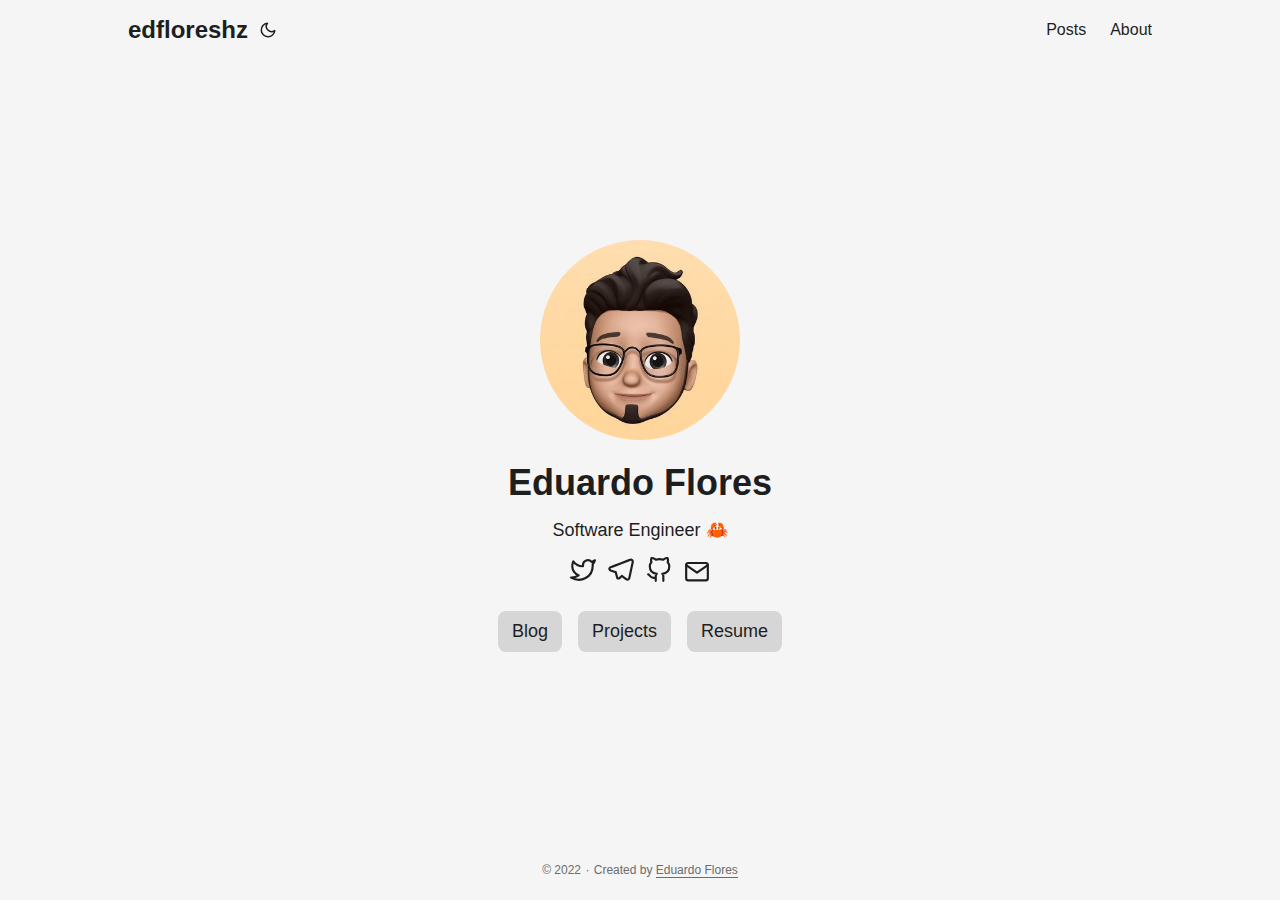
<file: index.html>
<!doctype html><html lang=en dir=auto><head><meta charset=utf-8><meta http-equiv=x-ua-compatible content="IE=edge"><meta name=viewport content="width=device-width,initial-scale=1,shrink-to-fit=no"><meta name=robots content="index, follow"><title>edfloreshz</title><meta name=description content="I write about my professional career 🦀"><meta name=author content><link rel=canonical href=https://edfloreshz.dev/><link crossorigin=anonymous href=/assets/css/stylesheet.min.c88963fe2d79462000fd0fb1b3737783c32855d340583e4523343f8735c787f0.css integrity="sha256-yIlj/i15RiAA/Q+xs3N3g8MoVdNAWD5FIzQ/hzXHh/A=" rel="preload stylesheet" as=style><link rel=preload href=images/profile/profile.jpg as=image><link rel=icon href=https://edfloreshz.dev/images/favicon/favicon.png><link rel=icon type=image/png sizes=16x16 href=https://edfloreshz.dev/images/favicon/favicon.png><link rel=icon type=image/png sizes=32x32 href=https://edfloreshz.dev/images/favicon/favicon.png><link rel=apple-touch-icon href=https://edfloreshz.dev/images/favicon/favicon.png><link rel=mask-icon href=https://edfloreshz.dev/images/favicon/favicon.png><meta name=theme-color content="#2e2e33"><meta name=msapplication-TileColor content="#2e2e33"><meta name=generator content="Hugo 0.100.0"><link rel=alternate type=application/rss+xml href=https://edfloreshz.dev/index.xml><link rel=alternate type=application/json href=https://edfloreshz.dev/index.json><noscript><style>#theme-toggle,.top-link{display:none}</style><style>@media(prefers-color-scheme:dark){:root{--theme:rgb(29, 30, 32);--entry:rgb(46, 46, 51);--primary:rgb(218, 218, 219);--secondary:rgb(155, 156, 157);--tertiary:rgb(65, 66, 68);--content:rgb(196, 196, 197);--hljs-bg:rgb(46, 46, 51);--code-bg:rgb(55, 56, 62);--border:rgb(51, 51, 51)}.list{background:var(--theme)}.list:not(.dark)::-webkit-scrollbar-track{background:0 0}.list:not(.dark)::-webkit-scrollbar-thumb{border-color:var(--theme)}}</style></noscript><meta property="og:title" content="edfloreshz"><meta property="og:description" content="I write about my professional career 🦀"><meta property="og:type" content="website"><meta property="og:url" content="https://edfloreshz.dev/"><meta name=twitter:card content="summary"><meta name=twitter:title content="edfloreshz"><meta name=twitter:description content="I write about my professional career 🦀"><script type=application/ld+json>{"@context":"https://schema.org","@type":"Organization","name":"edfloreshz","url":"https://edfloreshz.dev","description":"I write about my professional career 🦀","thumbnailUrl":"https://edfloreshz.dev/images/favicon/favicon.png","sameAs":["https://twitter.com/edfloreshz","https://t.me/edfloreshz","https://github.com/edfloreshz","mailto:edfloreshz@gmail.com"]}</script></head><body class=list id=top><script>localStorage.getItem("pref-theme")==="dark"?document.body.classList.add('dark'):localStorage.getItem("pref-theme")==="light"?document.body.classList.remove('dark'):window.matchMedia('(prefers-color-scheme: dark)').matches&&document.body.classList.add('dark')</script><header class=header><nav class=nav><div class=logo><a href=https://edfloreshz.dev accesskey=h title="edfloreshz (Alt + H)">edfloreshz</a>
<span class=logo-switches><button id=theme-toggle accesskey=t title="(Alt + T)"><svg id="moon" xmlns="http://www.w3.org/2000/svg" width="24" height="24" viewBox="0 0 24 24" fill="none" stroke="currentcolor" stroke-width="2" stroke-linecap="round" stroke-linejoin="round"><path d="M21 12.79A9 9 0 1111.21 3 7 7 0 0021 12.79z"/></svg><svg id="sun" xmlns="http://www.w3.org/2000/svg" width="24" height="24" viewBox="0 0 24 24" fill="none" stroke="currentcolor" stroke-width="2" stroke-linecap="round" stroke-linejoin="round"><circle cx="12" cy="12" r="5"/><line x1="12" y1="1" x2="12" y2="3"/><line x1="12" y1="21" x2="12" y2="23"/><line x1="4.22" y1="4.22" x2="5.64" y2="5.64"/><line x1="18.36" y1="18.36" x2="19.78" y2="19.78"/><line x1="1" y1="12" x2="3" y2="12"/><line x1="21" y1="12" x2="23" y2="12"/><line x1="4.22" y1="19.78" x2="5.64" y2="18.36"/><line x1="18.36" y1="5.64" x2="19.78" y2="4.22"/></svg></button></span></div><ul id=menu><li><a href=https://blog.edfloreshz.dev/articles title=Posts><span>Posts</span></a></li><li><a href=https://edfloreshz.dev/about/ title=About><span>About</span></a></li></ul></nav></header><main class=main><div class=profile><div class=profile_inner><img src=images/profile/profile.jpg alt=profile height=200 width=200><h1>Eduardo Flores</h1><span>Software Engineer 🦀</span><div class=social-icons><a href=https://twitter.com/edfloreshz target=_blank rel="noopener noreferrer me" title=Twitter><svg xmlns="http://www.w3.org/2000/svg" viewBox="0 0 24 24" fill="none" stroke="currentcolor" stroke-width="2" stroke-linecap="round" stroke-linejoin="round"><path d="M23 3a10.9 10.9.0 01-3.14 1.53 4.48 4.48.0 00-7.86 3v1A10.66 10.66.0 013 4s-4 9 5 13a11.64 11.64.0 01-7 2c9 5 20 0 20-11.5a4.5 4.5.0 00-.08-.83A7.72 7.72.0 0023 3z"/></svg></a><a href=https://t.me/edfloreshz target=_blank rel="noopener noreferrer me" title=Telegram><svg xmlns="http://www.w3.org/2000/svg" viewBox="0 0 24 24" fill="none" stroke="currentcolor" stroke-width="2" stroke-linecap="round" stroke-linejoin="round"><path d="M21.198 2.433a2.242 2.242.0 00-1.022.215l-8.609 3.33c-2.068.8-4.133 1.598-5.724 2.21a405.15 405.15.0 01-2.849 1.09c-.42.147-.99.332-1.473.901-.728.968.193 1.798.919 2.286 1.61.516 3.275 1.009 4.654 1.472.509 1.793.997 3.592 1.48 5.388.16.36.506.494.864.498l-.002.018s.281.028.555-.038a2.1 2.1.0 00.933-.517c.345-.324 1.28-1.244 1.811-1.764l3.999 2.952.032.018s.442.311 1.09.355c.324.022.75-.04 1.116-.308.37-.27.613-.702.728-1.196.342-1.492 2.61-12.285 2.997-14.072l-.01.042c.27-1.006.17-1.928-.455-2.474a1.654 1.654.0 00-1.034-.407z"/></svg></a><a href=https://github.com/edfloreshz target=_blank rel="noopener noreferrer me" title=Github><svg xmlns="http://www.w3.org/2000/svg" viewBox="0 0 24 24" fill="none" stroke="currentcolor" stroke-width="2" stroke-linecap="round" stroke-linejoin="round"><path d="M9 19c-5 1.5-5-2.5-7-3m14 6v-3.87a3.37 3.37.0 00-.94-2.61c3.14-.35 6.44-1.54 6.44-7A5.44 5.44.0 0020 4.77 5.07 5.07.0 0019.91 1S18.73.65 16 2.48a13.38 13.38.0 00-7 0C6.27.65 5.09 1 5.09 1A5.07 5.07.0 005 4.77 5.44 5.44.0 003.5 8.55c0 5.42 3.3 6.61 6.44 7A3.37 3.37.0 009 18.13V22"/></svg></a><a href=mailto:edfloreshz@gmail.com target=_blank rel="noopener noreferrer me" title=Email><svg xmlns="http://www.w3.org/2000/svg" viewBox="0 0 24 21" fill="none" stroke="currentcolor" stroke-width="2" stroke-linecap="round" stroke-linejoin="round"><path d="M4 4h16c1.1.0 2 .9 2 2v12c0 1.1-.9 2-2 2H4c-1.1.0-2-.9-2-2V6c0-1.1.9-2 2-2z"/><polyline points="22,6 12,13 2,6"/></svg></a></div><div class=buttons><a class=button href=https://blog.edfloreshz.dev rel=noopener title=Blog><span class=button-inner>Blog</span></a>
<a class=button href=/projects rel=noopener title=Projects><span class=button-inner>Projects</span></a>
<a class=button href=https://resume.edfloreshz.dev rel=noopener title=Resume><span class=button-inner>Resume</span></a></div></div></div></main><footer class=footer><span>&copy; 2022 <span>&#183;</span> Created by <a href=https://github.com/edfloreshz>Eduardo Flores</a></span></footer><a href=#top aria-label="go to top" title="Go to Top (Alt + G)" class=top-link id=top-link accesskey=g><svg xmlns="http://www.w3.org/2000/svg" viewBox="0 0 12 6" fill="currentcolor"><path d="M12 6H0l6-6z"/></svg></a><script>let menu=document.getElementById('menu');menu&&(menu.scrollLeft=localStorage.getItem("menu-scroll-position"),menu.onscroll=function(){localStorage.setItem("menu-scroll-position",menu.scrollLeft)}),document.querySelectorAll('a[href^="#"]').forEach(e=>{e.addEventListener("click",function(t){t.preventDefault();var e=this.getAttribute("href").substr(1);window.matchMedia('(prefers-reduced-motion: reduce)').matches?document.querySelector(`[id='${decodeURIComponent(e)}']`).scrollIntoView():document.querySelector(`[id='${decodeURIComponent(e)}']`).scrollIntoView({behavior:"smooth"}),e==="top"?history.replaceState(null,null," "):history.pushState(null,null,`#${e}`)})})</script><script>var mybutton=document.getElementById("top-link");window.onscroll=function(){document.body.scrollTop>800||document.documentElement.scrollTop>800?(mybutton.style.visibility="visible",mybutton.style.opacity="1"):(mybutton.style.visibility="hidden",mybutton.style.opacity="0")}</script><script>document.getElementById("theme-toggle").addEventListener("click",()=>{document.body.className.includes("dark")?(document.body.classList.remove('dark'),localStorage.setItem("pref-theme",'light')):(document.body.classList.add('dark'),localStorage.setItem("pref-theme",'dark'))})</script></body></html>
</file>
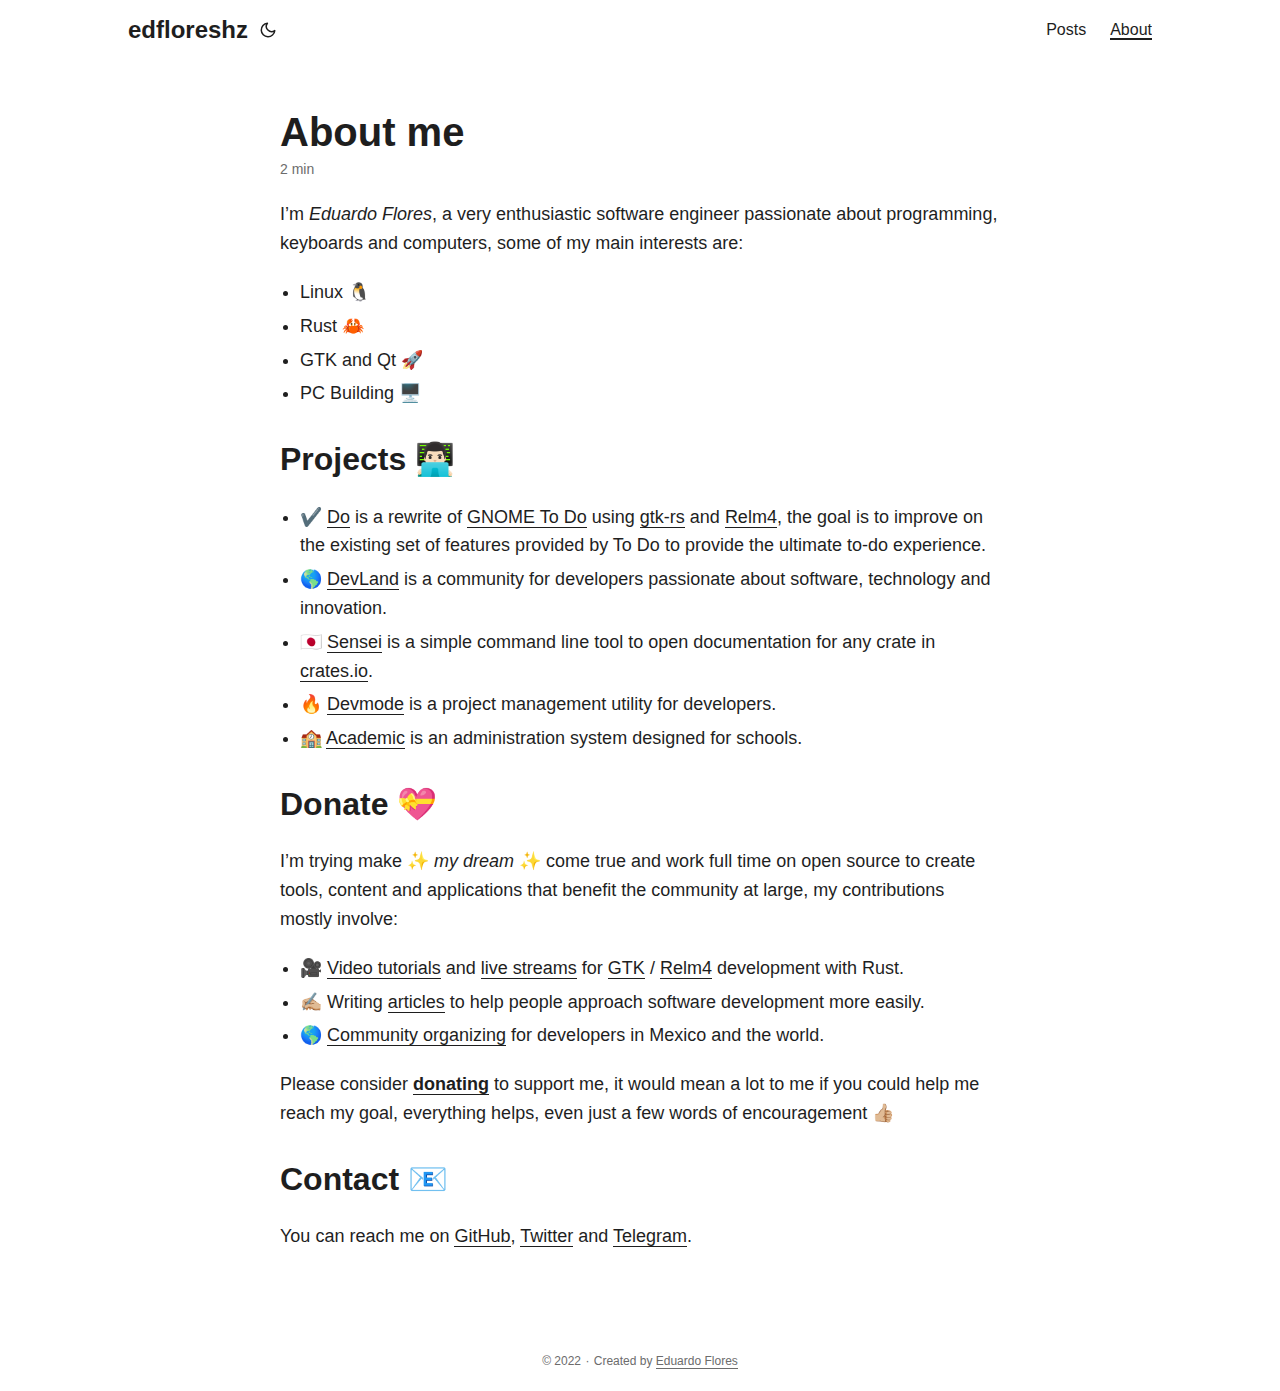
<file: about/index.html>
<!doctype html><html lang=en dir=auto><head><meta charset=utf-8><meta http-equiv=x-ua-compatible content="IE=edge"><meta name=viewport content="width=device-width,initial-scale=1,shrink-to-fit=no"><meta name=robots content="index, follow"><title>About me | edfloreshz</title><meta name=keywords content><meta name=description content="About me page"><meta name=author content><link rel=canonical href=https://edfloreshz.dev/about/><link crossorigin=anonymous href=/assets/css/stylesheet.min.c88963fe2d79462000fd0fb1b3737783c32855d340583e4523343f8735c787f0.css integrity="sha256-yIlj/i15RiAA/Q+xs3N3g8MoVdNAWD5FIzQ/hzXHh/A=" rel="preload stylesheet" as=style><script defer crossorigin=anonymous src=/assets/js/highlight.min.2840b7fccd34145847db71a290569594bdbdb00047097f75d6495d162f5d7dff.js integrity="sha256-KEC3/M00FFhH23GikFaVlL29sABHCX911kldFi9dff8=" onload=hljs.initHighlightingOnLoad()></script>
<link rel=icon href=https://edfloreshz.dev/images/favicon/favicon.png><link rel=icon type=image/png sizes=16x16 href=https://edfloreshz.dev/images/favicon/favicon.png><link rel=icon type=image/png sizes=32x32 href=https://edfloreshz.dev/images/favicon/favicon.png><link rel=apple-touch-icon href=https://edfloreshz.dev/images/favicon/favicon.png><link rel=mask-icon href=https://edfloreshz.dev/images/favicon/favicon.png><meta name=theme-color content="#2e2e33"><meta name=msapplication-TileColor content="#2e2e33"><meta name=generator content="Hugo 0.100.0"><noscript><style>#theme-toggle,.top-link{display:none}</style><style>@media(prefers-color-scheme:dark){:root{--theme:rgb(29, 30, 32);--entry:rgb(46, 46, 51);--primary:rgb(218, 218, 219);--secondary:rgb(155, 156, 157);--tertiary:rgb(65, 66, 68);--content:rgb(196, 196, 197);--hljs-bg:rgb(46, 46, 51);--code-bg:rgb(55, 56, 62);--border:rgb(51, 51, 51)}.list{background:var(--theme)}.list:not(.dark)::-webkit-scrollbar-track{background:0 0}.list:not(.dark)::-webkit-scrollbar-thumb{border-color:var(--theme)}}</style></noscript><meta property="og:title" content="About me"><meta property="og:description" content="About me page"><meta property="og:type" content="article"><meta property="og:url" content="https://edfloreshz.dev/about/"><meta property="article:section" content><meta name=twitter:card content="summary"><meta name=twitter:title content="About me"><meta name=twitter:description content="About me page"><script type=application/ld+json>{"@context":"https://schema.org","@type":"BreadcrumbList","itemListElement":[{"@type":"ListItem","position":2,"name":"About me","item":"https://edfloreshz.dev/about/"}]}</script><script type=application/ld+json>{"@context":"https://schema.org","@type":"BlogPosting","headline":"About me","name":"About me","description":"About me page","keywords":[],"articleBody":"I’m Eduardo Flores, a very enthusiastic software engineer passionate about programming, keyboards and computers, some of my main interests are:\nLinux 🐧 Rust 🦀 GTK and Qt 🚀 PC Building 🖥️ Projects 👨🏻‍💻 ✔️ Do is a rewrite of GNOME To Do using gtk-rs and Relm4, the goal is to improve on the existing set of features provided by To Do to provide the ultimate to-do experience. 🌎 DevLand is a community for developers passionate about software, technology and innovation. 🇯🇵 Sensei is a simple command line tool to open documentation for any crate in crates.io. 🔥 Devmode is a project management utility for developers. 🏫 Academic is an administration system designed for schools. Donate 💝 I’m trying make ✨ my dream ✨ come true and work full time on open source to create tools, content and applications that benefit the community at large, my contributions mostly involve:\n🎥 Video tutorials and live streams for GTK / Relm4 development with Rust. ✍🏼 Writing articles to help people approach software development more easily. 🌎 Community organizing for developers in Mexico and the world. Please consider donating to support me, it would mean a lot to me if you could help me reach my goal, everything helps, even just a few words of encouragement 👍🏼\nContact 📧 You can reach me on GitHub, Twitter and Telegram.\n","wordCount":"224","inLanguage":"en","datePublished":"0001-01-01T00:00:00Z","dateModified":"0001-01-01T00:00:00Z","mainEntityOfPage":{"@type":"WebPage","@id":"https://edfloreshz.dev/about/"},"publisher":{"@type":"Organization","name":"edfloreshz","logo":{"@type":"ImageObject","url":"https://edfloreshz.dev/images/favicon/favicon.png"}}}</script></head><body id=top><script>localStorage.getItem("pref-theme")==="dark"?document.body.classList.add('dark'):localStorage.getItem("pref-theme")==="light"?document.body.classList.remove('dark'):window.matchMedia('(prefers-color-scheme: dark)').matches&&document.body.classList.add('dark')</script><header class=header><nav class=nav><div class=logo><a href=https://edfloreshz.dev accesskey=h title="edfloreshz (Alt + H)">edfloreshz</a>
<span class=logo-switches><button id=theme-toggle accesskey=t title="(Alt + T)"><svg id="moon" xmlns="http://www.w3.org/2000/svg" width="24" height="24" viewBox="0 0 24 24" fill="none" stroke="currentcolor" stroke-width="2" stroke-linecap="round" stroke-linejoin="round"><path d="M21 12.79A9 9 0 1111.21 3 7 7 0 0021 12.79z"/></svg><svg id="sun" xmlns="http://www.w3.org/2000/svg" width="24" height="24" viewBox="0 0 24 24" fill="none" stroke="currentcolor" stroke-width="2" stroke-linecap="round" stroke-linejoin="round"><circle cx="12" cy="12" r="5"/><line x1="12" y1="1" x2="12" y2="3"/><line x1="12" y1="21" x2="12" y2="23"/><line x1="4.22" y1="4.22" x2="5.64" y2="5.64"/><line x1="18.36" y1="18.36" x2="19.78" y2="19.78"/><line x1="1" y1="12" x2="3" y2="12"/><line x1="21" y1="12" x2="23" y2="12"/><line x1="4.22" y1="19.78" x2="5.64" y2="18.36"/><line x1="18.36" y1="5.64" x2="19.78" y2="4.22"/></svg></button></span></div><ul id=menu><li><a href=https://blog.edfloreshz.dev/articles title=Posts><span>Posts</span></a></li><li><a href=https://edfloreshz.dev/about/ title=About><span class=active>About</span></a></li></ul></nav></header><main class=main><article class=post-single><header class=post-header><h1 class=post-title>About me</h1><div class=post-meta>2 min</div></header><div class=post-content><p>I&rsquo;m <em>Eduardo Flores</em>, a very enthusiastic software engineer passionate about programming, keyboards and computers, some of my main interests are:</p><ul><li>Linux 🐧</li><li>Rust 🦀</li><li>GTK and Qt 🚀</li><li>PC Building 🖥️</li></ul><h2 id=projects->Projects 👨🏻‍💻<a hidden class=anchor aria-hidden=true href=#projects->#</a></h2><ul><li>✔️ <a href=https://github.com/edfloreshz/do>Do</a> is a rewrite of <a href=https://flathub.org/apps/details/org.gnome.Todo>GNOME To Do</a> using <a href=https://gtk-rs.org/>gtk-rs</a> and <a href=https://relm4.org/>Relm4</a>, the goal is to improve on the existing set of features provided by To Do to provide the ultimate to-do experience.</li><li>🌎 <a href=https://devland.edfloreshz.dev/>DevLand</a> is a community for developers passionate about software, technology and innovation.</li><li>🇯🇵 <a href=https://sensei.edfloreshz.dev/>Sensei</a> is a simple command line tool to open documentation for any crate in <a href=https://crates.io>crates.io</a>.</li><li>🔥 <a href=https://github.com/edfloreshz/devmode/>Devmode</a> is a project management utility for developers.</li><li>🏫 <a href=https://github.com/edfloreshz/academic>Academic</a> is an administration system designed for schools.</li></ul><h2 id=donate->Donate 💝<a hidden class=anchor aria-hidden=true href=#donate->#</a></h2><p>I’m trying make ✨ <em>my dream</em> ✨ come true and work full time on open source to create tools, content and applications that benefit the community at large, my contributions mostly involve:</p><ul><li>🎥 <a href=https://www.youtube.com/channel/UCeGD_pFkPHeZ5R0s20XwgaQ>Video tutorials</a> and <a href=https://www.twitch.tv/edfloreshz>live streams</a> for <a href=https://gtk-rs.org/>GTK</a> / <a href=https://relm4.org/>Relm4</a> development with Rust.</li><li>✍🏼 Writing <a href=https://blog.edfloreshz.dev>articles</a> to help people approach software development more easily.</li><li>🌎 <a href=https://devland.edfloreshz.dev/>Community organizing</a> for developers in Mexico and the world.</li></ul><p>Please consider <a href=https://github.com/sponsors/edfloreshz><strong>donating</strong></a> to support me, it would mean a lot to me if you could help me reach my goal, everything helps, even just a few words of encouragement 👍🏼</p><h2 id=contact->Contact 📧<a hidden class=anchor aria-hidden=true href=#contact->#</a></h2><p>You can reach me on <a href=https://github.com/edfloreshz>GitHub</a>, <a href=https://twitter.com/edfloreshz>Twitter</a> and <a href=https://t.me/edfloreshz>Telegram</a>.</p></div><footer class=post-footer></footer></article></main><footer class=footer><span>&copy; 2022 <span>&#183;</span> Created by <a href=https://github.com/edfloreshz>Eduardo Flores</a></span></footer><a href=#top aria-label="go to top" title="Go to Top (Alt + G)" class=top-link id=top-link accesskey=g><svg xmlns="http://www.w3.org/2000/svg" viewBox="0 0 12 6" fill="currentcolor"><path d="M12 6H0l6-6z"/></svg></a><script>let menu=document.getElementById('menu');menu&&(menu.scrollLeft=localStorage.getItem("menu-scroll-position"),menu.onscroll=function(){localStorage.setItem("menu-scroll-position",menu.scrollLeft)}),document.querySelectorAll('a[href^="#"]').forEach(e=>{e.addEventListener("click",function(t){t.preventDefault();var e=this.getAttribute("href").substr(1);window.matchMedia('(prefers-reduced-motion: reduce)').matches?document.querySelector(`[id='${decodeURIComponent(e)}']`).scrollIntoView():document.querySelector(`[id='${decodeURIComponent(e)}']`).scrollIntoView({behavior:"smooth"}),e==="top"?history.replaceState(null,null," "):history.pushState(null,null,`#${e}`)})})</script><script>var mybutton=document.getElementById("top-link");window.onscroll=function(){document.body.scrollTop>800||document.documentElement.scrollTop>800?(mybutton.style.visibility="visible",mybutton.style.opacity="1"):(mybutton.style.visibility="hidden",mybutton.style.opacity="0")}</script><script>document.getElementById("theme-toggle").addEventListener("click",()=>{document.body.className.includes("dark")?(document.body.classList.remove('dark'),localStorage.setItem("pref-theme",'light')):(document.body.classList.add('dark'),localStorage.setItem("pref-theme",'dark'))})</script></body></html>
</file>
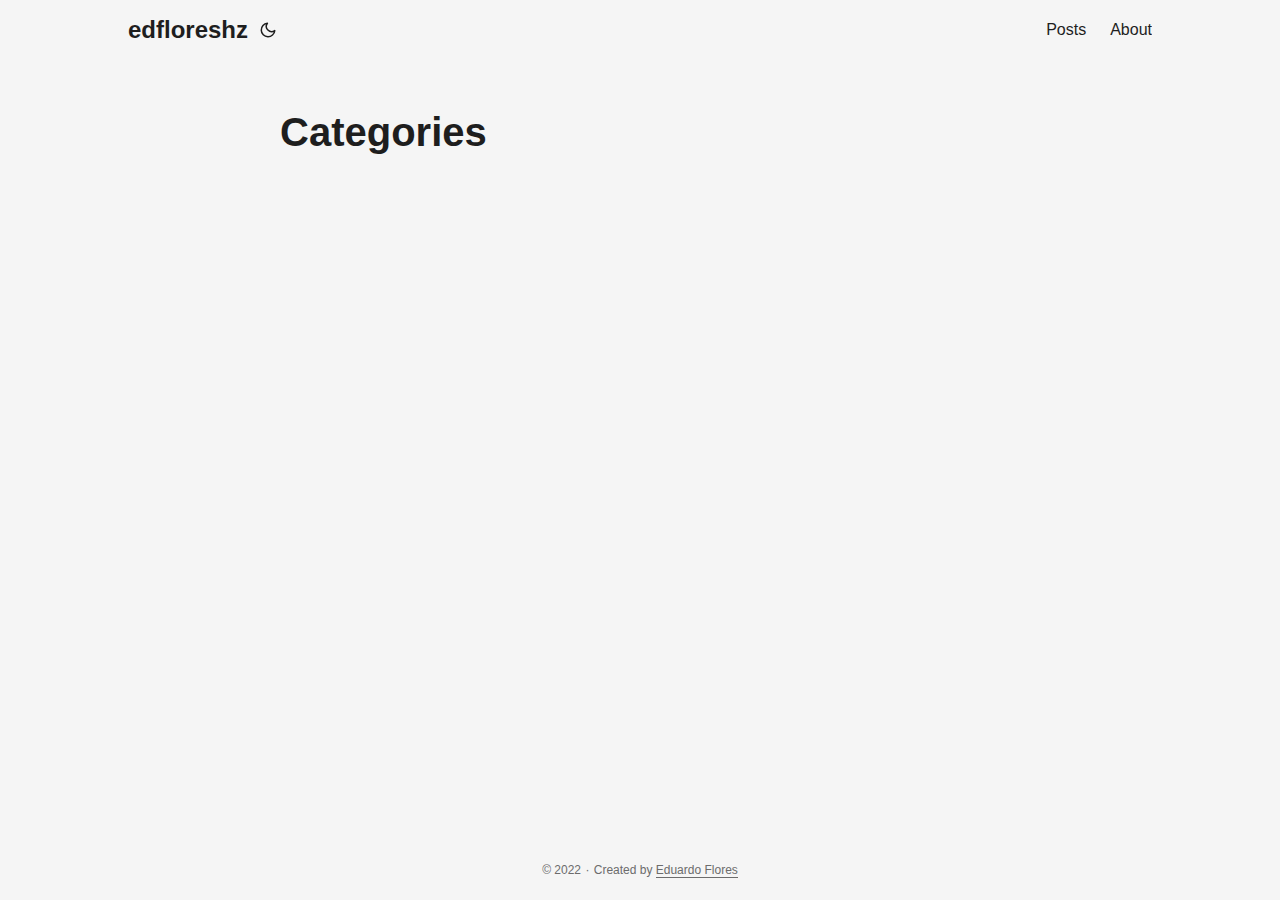
<file: categories/index.html>
<!doctype html><html lang=en dir=auto><head><meta charset=utf-8><meta http-equiv=x-ua-compatible content="IE=edge"><meta name=viewport content="width=device-width,initial-scale=1,shrink-to-fit=no"><meta name=robots content="index, follow"><title>Categories | edfloreshz</title><meta name=keywords content><meta name=description content="I write about my professional career 🦀"><meta name=author content><link rel=canonical href=https://edfloreshz.dev/categories/><link crossorigin=anonymous href=/assets/css/stylesheet.min.c88963fe2d79462000fd0fb1b3737783c32855d340583e4523343f8735c787f0.css integrity="sha256-yIlj/i15RiAA/Q+xs3N3g8MoVdNAWD5FIzQ/hzXHh/A=" rel="preload stylesheet" as=style><link rel=icon href=https://edfloreshz.dev/images/favicon/favicon.png><link rel=icon type=image/png sizes=16x16 href=https://edfloreshz.dev/images/favicon/favicon.png><link rel=icon type=image/png sizes=32x32 href=https://edfloreshz.dev/images/favicon/favicon.png><link rel=apple-touch-icon href=https://edfloreshz.dev/images/favicon/favicon.png><link rel=mask-icon href=https://edfloreshz.dev/images/favicon/favicon.png><meta name=theme-color content="#2e2e33"><meta name=msapplication-TileColor content="#2e2e33"><meta name=generator content="Hugo 0.100.0"><link rel=alternate type=application/rss+xml href=https://edfloreshz.dev/categories/index.xml><noscript><style>#theme-toggle,.top-link{display:none}</style><style>@media(prefers-color-scheme:dark){:root{--theme:rgb(29, 30, 32);--entry:rgb(46, 46, 51);--primary:rgb(218, 218, 219);--secondary:rgb(155, 156, 157);--tertiary:rgb(65, 66, 68);--content:rgb(196, 196, 197);--hljs-bg:rgb(46, 46, 51);--code-bg:rgb(55, 56, 62);--border:rgb(51, 51, 51)}.list{background:var(--theme)}.list:not(.dark)::-webkit-scrollbar-track{background:0 0}.list:not(.dark)::-webkit-scrollbar-thumb{border-color:var(--theme)}}</style></noscript><meta property="og:title" content="Categories"><meta property="og:description" content="I write about my professional career 🦀"><meta property="og:type" content="website"><meta property="og:url" content="https://edfloreshz.dev/categories/"><meta name=twitter:card content="summary"><meta name=twitter:title content="Categories"><meta name=twitter:description content="I write about my professional career 🦀"></head><body class=list id=top><script>localStorage.getItem("pref-theme")==="dark"?document.body.classList.add('dark'):localStorage.getItem("pref-theme")==="light"?document.body.classList.remove('dark'):window.matchMedia('(prefers-color-scheme: dark)').matches&&document.body.classList.add('dark')</script><header class=header><nav class=nav><div class=logo><a href=https://edfloreshz.dev accesskey=h title="edfloreshz (Alt + H)">edfloreshz</a>
<span class=logo-switches><button id=theme-toggle accesskey=t title="(Alt + T)"><svg id="moon" xmlns="http://www.w3.org/2000/svg" width="24" height="24" viewBox="0 0 24 24" fill="none" stroke="currentcolor" stroke-width="2" stroke-linecap="round" stroke-linejoin="round"><path d="M21 12.79A9 9 0 1111.21 3 7 7 0 0021 12.79z"/></svg><svg id="sun" xmlns="http://www.w3.org/2000/svg" width="24" height="24" viewBox="0 0 24 24" fill="none" stroke="currentcolor" stroke-width="2" stroke-linecap="round" stroke-linejoin="round"><circle cx="12" cy="12" r="5"/><line x1="12" y1="1" x2="12" y2="3"/><line x1="12" y1="21" x2="12" y2="23"/><line x1="4.22" y1="4.22" x2="5.64" y2="5.64"/><line x1="18.36" y1="18.36" x2="19.78" y2="19.78"/><line x1="1" y1="12" x2="3" y2="12"/><line x1="21" y1="12" x2="23" y2="12"/><line x1="4.22" y1="19.78" x2="5.64" y2="18.36"/><line x1="18.36" y1="5.64" x2="19.78" y2="4.22"/></svg></button></span></div><ul id=menu><li><a href=https://blog.edfloreshz.dev/articles title=Posts><span>Posts</span></a></li><li><a href=https://edfloreshz.dev/about/ title=About><span>About</span></a></li></ul></nav></header><main class=main><header class=page-header><h1>Categories</h1></header><ul class=terms-tags></ul></main><footer class=footer><span>&copy; 2022 <span>&#183;</span> Created by <a href=https://github.com/edfloreshz>Eduardo Flores</a></span></footer><a href=#top aria-label="go to top" title="Go to Top (Alt + G)" class=top-link id=top-link accesskey=g><svg xmlns="http://www.w3.org/2000/svg" viewBox="0 0 12 6" fill="currentcolor"><path d="M12 6H0l6-6z"/></svg></a><script>let menu=document.getElementById('menu');menu&&(menu.scrollLeft=localStorage.getItem("menu-scroll-position"),menu.onscroll=function(){localStorage.setItem("menu-scroll-position",menu.scrollLeft)}),document.querySelectorAll('a[href^="#"]').forEach(e=>{e.addEventListener("click",function(t){t.preventDefault();var e=this.getAttribute("href").substr(1);window.matchMedia('(prefers-reduced-motion: reduce)').matches?document.querySelector(`[id='${decodeURIComponent(e)}']`).scrollIntoView():document.querySelector(`[id='${decodeURIComponent(e)}']`).scrollIntoView({behavior:"smooth"}),e==="top"?history.replaceState(null,null," "):history.pushState(null,null,`#${e}`)})})</script><script>var mybutton=document.getElementById("top-link");window.onscroll=function(){document.body.scrollTop>800||document.documentElement.scrollTop>800?(mybutton.style.visibility="visible",mybutton.style.opacity="1"):(mybutton.style.visibility="hidden",mybutton.style.opacity="0")}</script><script>document.getElementById("theme-toggle").addEventListener("click",()=>{document.body.className.includes("dark")?(document.body.classList.remove('dark'),localStorage.setItem("pref-theme",'light')):(document.body.classList.add('dark'),localStorage.setItem("pref-theme",'dark'))})</script></body></html>
</file>
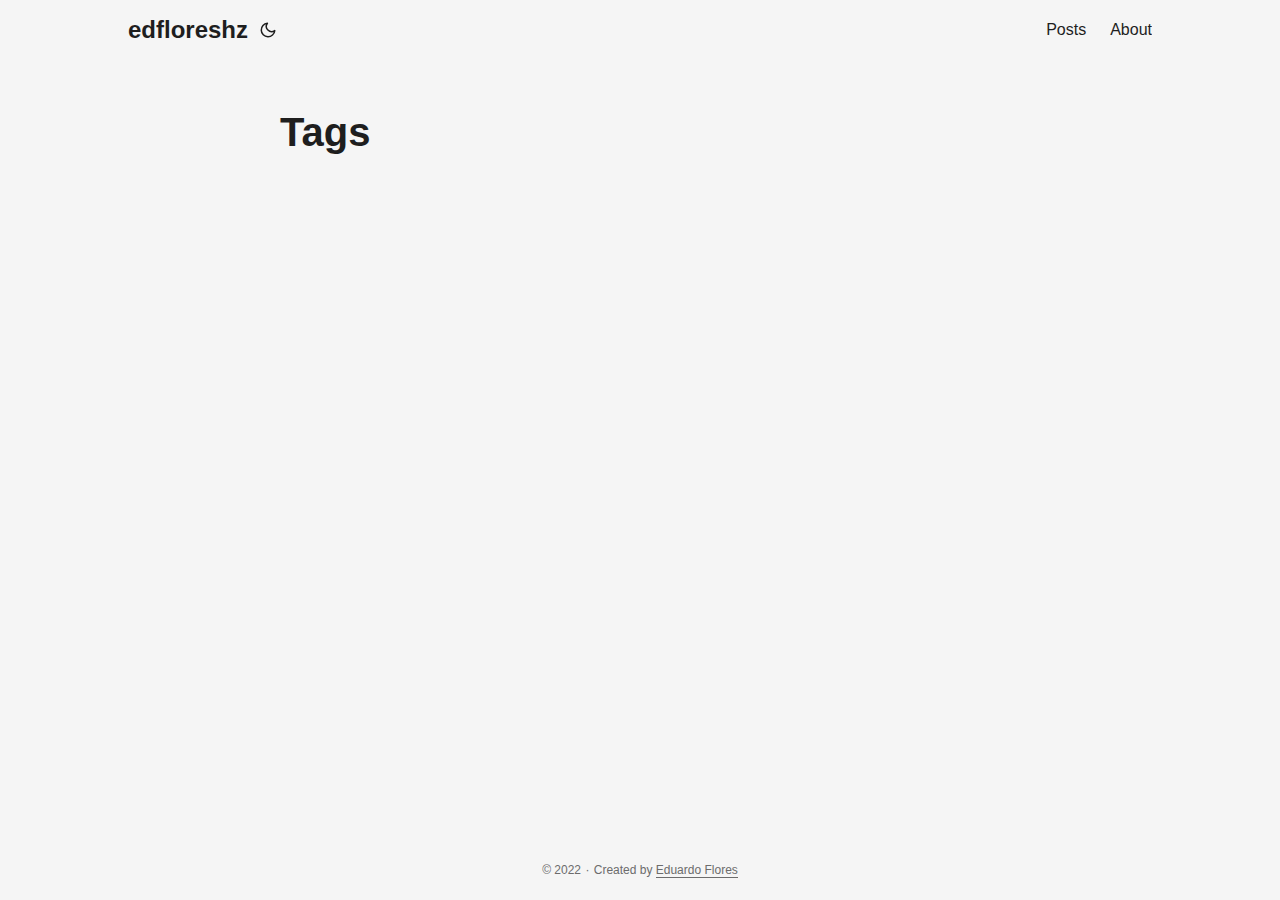
<file: tags/index.html>
<!doctype html><html lang=en dir=auto><head><meta charset=utf-8><meta http-equiv=x-ua-compatible content="IE=edge"><meta name=viewport content="width=device-width,initial-scale=1,shrink-to-fit=no"><meta name=robots content="index, follow"><title>Tags | edfloreshz</title><meta name=keywords content><meta name=description content="I write about my professional career 🦀"><meta name=author content><link rel=canonical href=https://edfloreshz.dev/tags/><link crossorigin=anonymous href=/assets/css/stylesheet.min.c88963fe2d79462000fd0fb1b3737783c32855d340583e4523343f8735c787f0.css integrity="sha256-yIlj/i15RiAA/Q+xs3N3g8MoVdNAWD5FIzQ/hzXHh/A=" rel="preload stylesheet" as=style><link rel=icon href=https://edfloreshz.dev/images/favicon/favicon.png><link rel=icon type=image/png sizes=16x16 href=https://edfloreshz.dev/images/favicon/favicon.png><link rel=icon type=image/png sizes=32x32 href=https://edfloreshz.dev/images/favicon/favicon.png><link rel=apple-touch-icon href=https://edfloreshz.dev/images/favicon/favicon.png><link rel=mask-icon href=https://edfloreshz.dev/images/favicon/favicon.png><meta name=theme-color content="#2e2e33"><meta name=msapplication-TileColor content="#2e2e33"><meta name=generator content="Hugo 0.100.0"><link rel=alternate type=application/rss+xml href=https://edfloreshz.dev/tags/index.xml><noscript><style>#theme-toggle,.top-link{display:none}</style><style>@media(prefers-color-scheme:dark){:root{--theme:rgb(29, 30, 32);--entry:rgb(46, 46, 51);--primary:rgb(218, 218, 219);--secondary:rgb(155, 156, 157);--tertiary:rgb(65, 66, 68);--content:rgb(196, 196, 197);--hljs-bg:rgb(46, 46, 51);--code-bg:rgb(55, 56, 62);--border:rgb(51, 51, 51)}.list{background:var(--theme)}.list:not(.dark)::-webkit-scrollbar-track{background:0 0}.list:not(.dark)::-webkit-scrollbar-thumb{border-color:var(--theme)}}</style></noscript><meta property="og:title" content="Tags"><meta property="og:description" content="I write about my professional career 🦀"><meta property="og:type" content="website"><meta property="og:url" content="https://edfloreshz.dev/tags/"><meta name=twitter:card content="summary"><meta name=twitter:title content="Tags"><meta name=twitter:description content="I write about my professional career 🦀"></head><body class=list id=top><script>localStorage.getItem("pref-theme")==="dark"?document.body.classList.add('dark'):localStorage.getItem("pref-theme")==="light"?document.body.classList.remove('dark'):window.matchMedia('(prefers-color-scheme: dark)').matches&&document.body.classList.add('dark')</script><header class=header><nav class=nav><div class=logo><a href=https://edfloreshz.dev accesskey=h title="edfloreshz (Alt + H)">edfloreshz</a>
<span class=logo-switches><button id=theme-toggle accesskey=t title="(Alt + T)"><svg id="moon" xmlns="http://www.w3.org/2000/svg" width="24" height="24" viewBox="0 0 24 24" fill="none" stroke="currentcolor" stroke-width="2" stroke-linecap="round" stroke-linejoin="round"><path d="M21 12.79A9 9 0 1111.21 3 7 7 0 0021 12.79z"/></svg><svg id="sun" xmlns="http://www.w3.org/2000/svg" width="24" height="24" viewBox="0 0 24 24" fill="none" stroke="currentcolor" stroke-width="2" stroke-linecap="round" stroke-linejoin="round"><circle cx="12" cy="12" r="5"/><line x1="12" y1="1" x2="12" y2="3"/><line x1="12" y1="21" x2="12" y2="23"/><line x1="4.22" y1="4.22" x2="5.64" y2="5.64"/><line x1="18.36" y1="18.36" x2="19.78" y2="19.78"/><line x1="1" y1="12" x2="3" y2="12"/><line x1="21" y1="12" x2="23" y2="12"/><line x1="4.22" y1="19.78" x2="5.64" y2="18.36"/><line x1="18.36" y1="5.64" x2="19.78" y2="4.22"/></svg></button></span></div><ul id=menu><li><a href=https://blog.edfloreshz.dev/articles title=Posts><span>Posts</span></a></li><li><a href=https://edfloreshz.dev/about/ title=About><span>About</span></a></li></ul></nav></header><main class=main><header class=page-header><h1>Tags</h1></header><ul class=terms-tags></ul></main><footer class=footer><span>&copy; 2022 <span>&#183;</span> Created by <a href=https://github.com/edfloreshz>Eduardo Flores</a></span></footer><a href=#top aria-label="go to top" title="Go to Top (Alt + G)" class=top-link id=top-link accesskey=g><svg xmlns="http://www.w3.org/2000/svg" viewBox="0 0 12 6" fill="currentcolor"><path d="M12 6H0l6-6z"/></svg></a><script>let menu=document.getElementById('menu');menu&&(menu.scrollLeft=localStorage.getItem("menu-scroll-position"),menu.onscroll=function(){localStorage.setItem("menu-scroll-position",menu.scrollLeft)}),document.querySelectorAll('a[href^="#"]').forEach(e=>{e.addEventListener("click",function(t){t.preventDefault();var e=this.getAttribute("href").substr(1);window.matchMedia('(prefers-reduced-motion: reduce)').matches?document.querySelector(`[id='${decodeURIComponent(e)}']`).scrollIntoView():document.querySelector(`[id='${decodeURIComponent(e)}']`).scrollIntoView({behavior:"smooth"}),e==="top"?history.replaceState(null,null," "):history.pushState(null,null,`#${e}`)})})</script><script>var mybutton=document.getElementById("top-link");window.onscroll=function(){document.body.scrollTop>800||document.documentElement.scrollTop>800?(mybutton.style.visibility="visible",mybutton.style.opacity="1"):(mybutton.style.visibility="hidden",mybutton.style.opacity="0")}</script><script>document.getElementById("theme-toggle").addEventListener("click",()=>{document.body.className.includes("dark")?(document.body.classList.remove('dark'),localStorage.setItem("pref-theme",'light')):(document.body.classList.add('dark'),localStorage.setItem("pref-theme",'dark'))})</script></body></html>
</file>
